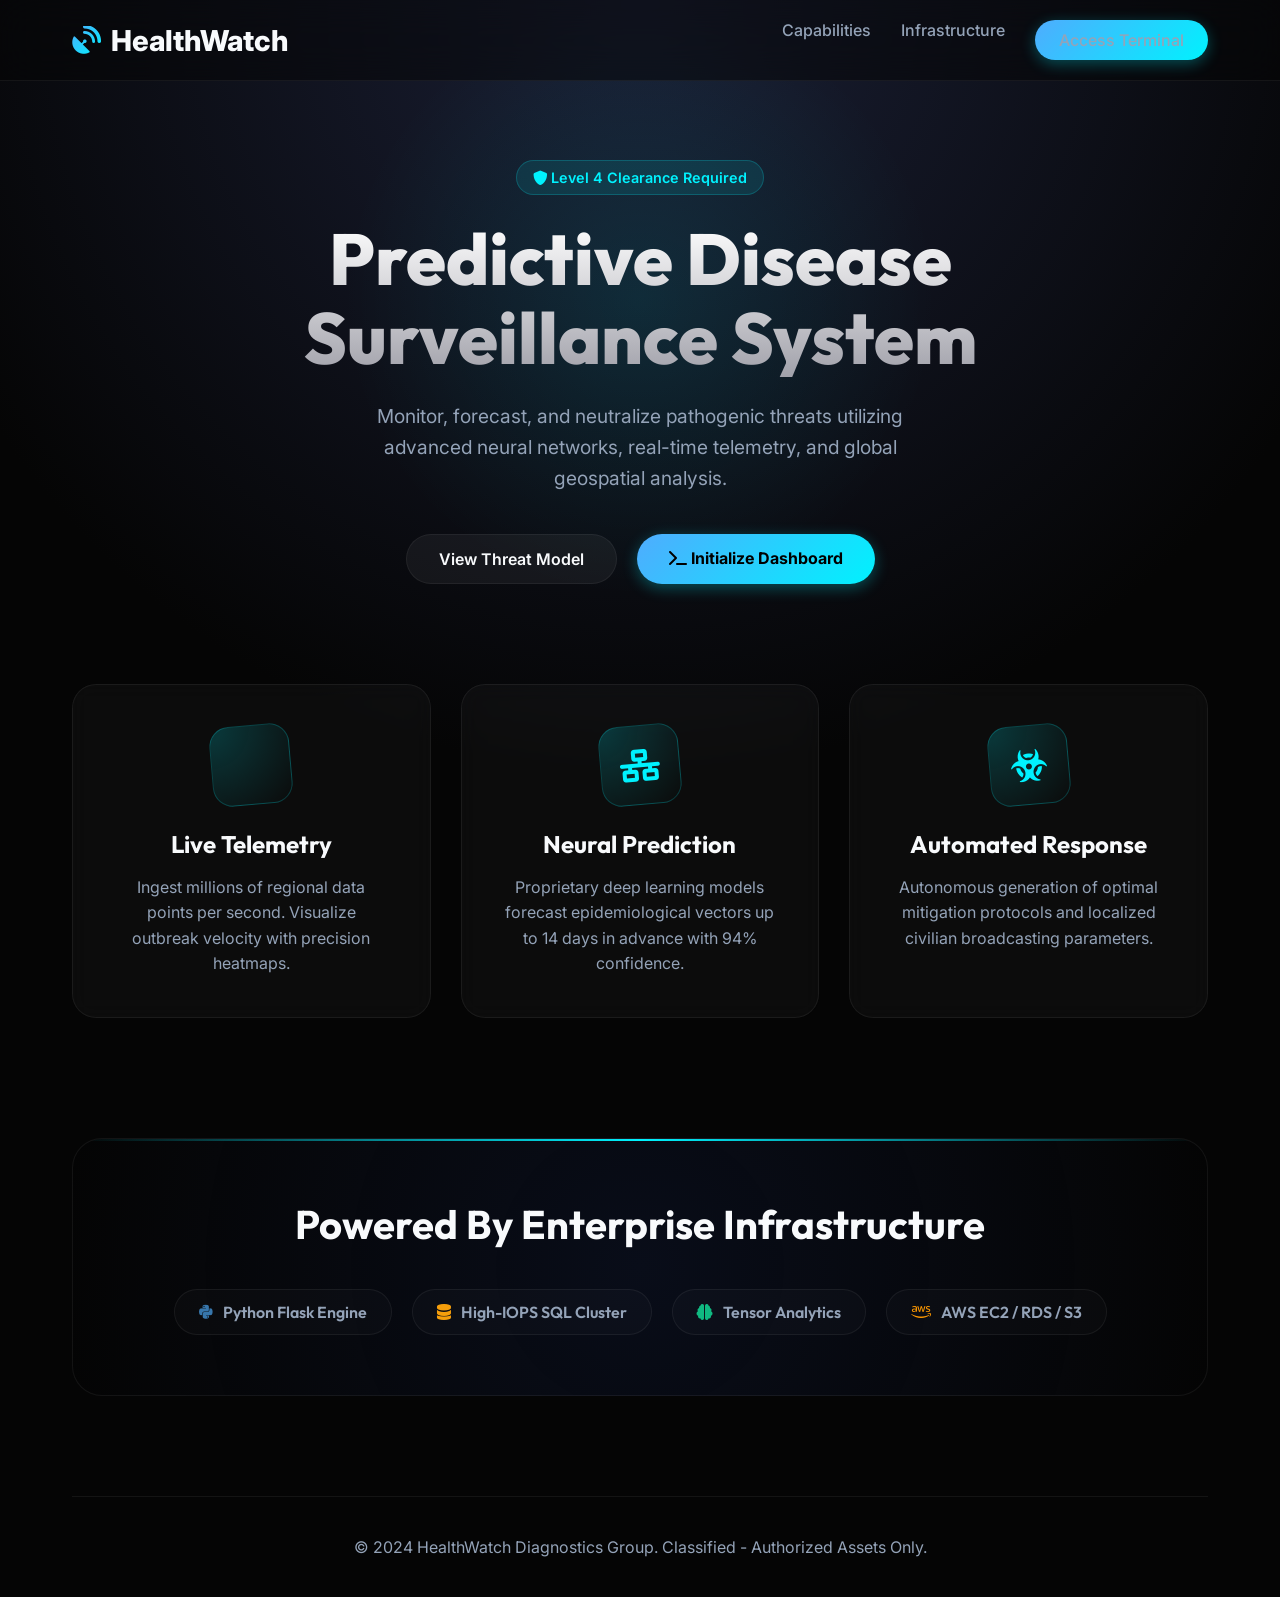
<file: templates/index.html>
<!DOCTYPE html>
<html lang="en">
<head>
    <meta charset="UTF-8">
    <meta name="viewport" content="width=device-width, initial-scale=1.0">
    <title>HealthWatch · Real-Time Disease Surveillance</title>
    <link rel="stylesheet" href="https://cdnjs.cloudflare.com/ajax/libs/font-awesome/6.0.0/css/all.min.css">
    <link href="https://fonts.googleapis.com/css2?family=Inter:wght@300;400;500;600;700&family=Outfit:wght@400;600;800&display=swap" rel="stylesheet">
    <style>
        :root {
            --bg-base: #050505;
            --bg-gradient: radial-gradient(circle at 50% 0%, #1a1f35 0%, #050505 70%);
            --glass-bg: rgba(255, 255, 255, 0.03);
            --glass-border: rgba(255, 255, 255, 0.06);
            --primary-accent: #00f2fe;
            --primary-gradient: linear-gradient(135deg, #4facfe 0%, #00f2fe 100%);
            --secondary-accent: #667eea;
            --text-main: #f8fafc;
            --text-muted: #94a3b8;
            --transition: all 0.4s cubic-bezier(0.4, 0, 0.2, 1);
        }

        * { margin: 0; padding: 0; box-sizing: border-box; }

        body {
            font-family: 'Inter', sans-serif;
            background: var(--bg-base);
            background-image: var(--bg-gradient);
            background-attachment: fixed;
            color: var(--text-main);
            min-height: 100vh;
            overflow-x: hidden;
            -webkit-font-smoothing: antialiased;
        }

        h1, h2, h3 { font-family: 'Outfit', sans-serif; }

        /* Navigation */
        .navbar {
            background: rgba(5, 5, 5, 0.5);
            backdrop-filter: blur(20px);
            -webkit-backdrop-filter: blur(20px);
            border-bottom: 1px solid var(--glass-border);
            padding: 20px 0;
            position: fixed;
            top: 0;
            width: 100%;
            z-index: 1000;
        }

        .container {
            max-width: 1200px;
            margin: 0 auto;
            padding: 0 32px;
        }

        .nav-content {
            display: flex;
            justify-content: space-between;
            align-items: center;
        }

        .logo {
            font-size: 1.8rem;
            font-weight: 800;
            color: var(--text-main);
            text-decoration: none;
            display: flex;
            align-items: center;
            gap: 10px;
        }

        .logo i {
            background: var(--primary-gradient);
            -webkit-background-clip: text;
            -webkit-text-fill-color: transparent;
        }

        .nav-links {
            display: flex;
            gap: 30px;
        }

        .nav-links a {
            color: var(--text-muted);
            text-decoration: none;
            font-weight: 500;
            transition: var(--transition);
        }

        .nav-links a:hover { color: var(--text-main); }

        .btn-launch {
            background: var(--primary-gradient);
            color: #000;
            padding: 10px 24px;
            border-radius: 30px;
            font-weight: 700;
            text-decoration: none;
            transition: var(--transition);
            box-shadow: 0 4px 15px rgba(0, 242, 254, 0.3);
        }

        .btn-launch:hover {
            transform: translateY(-2px);
            box-shadow: 0 8px 25px rgba(0, 242, 254, 0.5);
        }

        /* Hero */
        .hero {
            padding: 160px 0 100px;
            text-align: center;
            position: relative;
        }

        .hero::before {
            content: '';
            position: absolute;
            top: 0; left: 50%; transform: translateX(-50%);
            width: 600px; height: 600px;
            background: radial-gradient(circle, rgba(0,242,254,0.1) 0%, transparent 70%);
            z-index: -1;
            pointer-events: none;
        }

        .hero-badge {
            display: inline-block;
            background: rgba(0, 242, 254, 0.1);
            color: var(--primary-accent);
            padding: 8px 16px;
            border-radius: 40px;
            font-weight: 600;
            font-size: 0.9rem;
            margin-bottom: 24px;
            border: 1px solid rgba(0, 242, 254, 0.2);
            animation: fadeInDown 0.8s ease-out;
        }

        .hero h1 {
            font-size: 4.5rem;
            line-height: 1.1;
            margin-bottom: 24px;
            font-weight: 800;
            background: linear-gradient(180deg, #fff 0%, #a1a1aa 100%);
            -webkit-background-clip: text;
            -webkit-text-fill-color: transparent;
            animation: fadeInUp 0.8s ease-out 0.2s both;
        }

        .hero p {
            font-size: 1.2rem;
            color: var(--text-muted);
            max-width: 600px;
            margin: 0 auto 40px;
            line-height: 1.6;
            animation: fadeInUp 0.8s ease-out 0.4s both;
        }

        .hero-btns {
            display: flex;
            justify-content: center;
            gap: 20px;
            animation: fadeInUp 0.8s ease-out 0.6s both;
        }

        .btn-secondary {
            background: rgba(255,255,255,0.05);
            color: var(--text-main);
            padding: 14px 32px;
            border-radius: 30px;
            font-weight: 600;
            text-decoration: none;
            border: 1px solid var(--glass-border);
            transition: var(--transition);
        }

        .btn-secondary:hover {
            background: rgba(255,255,255,0.1);
        }

        .btn-primary {
            background: var(--primary-gradient);
            color: #000;
            padding: 14px 32px;
            border-radius: 30px;
            font-weight: 700;
            text-decoration: none;
            transition: var(--transition);
            box-shadow: 0 4px 15px rgba(0, 242, 254, 0.3);
        }

        .btn-primary:hover {
            transform: translateY(-2px);
            box-shadow: 0 8px 25px rgba(0, 242, 254, 0.5);
        }

        /* Features */
        .features-grid {
            display: grid;
            grid-template-columns: repeat(auto-fit, minmax(300px, 1fr));
            gap: 30px;
            margin-bottom: 120px;
        }

        .feature-card {
            background: var(--glass-bg);
            border: 1px solid var(--glass-border);
            border-radius: 24px;
            padding: 40px;
            text-align: center;
            transition: var(--transition);
            backdrop-filter: blur(10px);
        }

        .feature-card:hover {
            transform: translateY(-10px);
            border-color: rgba(0, 242, 254, 0.3);
            box-shadow: 0 20px 40px rgba(0,0,0,0.4);
        }

        .feature-icon {
            width: 80px;
            height: 80px;
            margin: 0 auto 24px;
            background: radial-gradient(circle at top left, rgba(0,242,254,0.2), transparent);
            border: 1px solid rgba(0,242,254,0.2);
            border-radius: 20px;
            display: flex;
            align-items: center;
            justify-content: center;
            font-size: 2rem;
            color: var(--primary-accent);
            transform: rotate(-5deg);
        }

        .feature-card h3 {
            font-size: 1.5rem;
            margin-bottom: 16px;
            color: var(--text-main);
        }

        .feature-card p {
            color: var(--text-muted);
            line-height: 1.6;
        }

        /* About / Tech */
        .tech-section {
            background: radial-gradient(circle at center, rgba(10, 15, 30, 0.8) 0%, transparent 100%);
            border: 1px solid var(--glass-border);
            border-radius: 30px;
            padding: 60px;
            text-align: center;
            margin-bottom: 100px;
            position: relative;
            overflow: hidden;
        }

        .tech-section::before {
            content: '';
            position: absolute;
            top: 0; left: 0; width: 100%; height: 2px;
            background: linear-gradient(90deg, transparent, var(--primary-accent), transparent);
        }

        .tech-section h2 {
            font-size: 2.5rem;
            margin-bottom: 40px;
        }

        .tech-badges {
            display: flex;
            justify-content: center;
            gap: 20px;
            flex-wrap: wrap;
        }

        .tech-badge {
            background: rgba(255,255,255,0.02);
            border: 1px solid var(--glass-border);
            padding: 12px 24px;
            border-radius: 40px;
            font-family: 'Outfit';
            font-weight: 600;
            color: var(--text-muted);
            display: flex;
            align-items: center;
            gap: 10px;
            transition: var(--transition);
        }

        .tech-badge:hover {
            background: rgba(255,255,255,0.05);
            color: var(--text-main);
            border-color: rgba(255,255,255,0.15);
        }

        /* Footer */
        footer {
            text-align: center;
            padding: 40px 0;
            border-top: 1px solid var(--glass-border);
            color: var(--text-muted);
        }

        /* Animations */
        @keyframes fadeInUp {
            from { opacity: 0; transform: translateY(30px); }
            to { opacity: 1; transform: translateY(0); }
        }
        @keyframes fadeInDown {
            from { opacity: 0; transform: translateY(-30px); }
            to { opacity: 1; transform: translateY(0); }
        }
    </style>
</head>
<body>
    <nav class="navbar">
        <div class="container nav-content">
            <a href="/" class="logo">
                <i class="fas fa-satellite-dish"></i> HealthWatch
            </a>
            <div class="nav-links">
                <a href="#features">Capabilities</a>
                <a href="#tech">Infrastructure</a>
                <a href="/dashboard" class="btn-launch">Access Terminal</a>
            </div>
        </div>
    </nav>

    <div class="container">
        <section class="hero">
            <div class="hero-badge"><i class="fas fa-shield-alt"></i> Level 4 Clearance Required</div>
            <h1>Predictive Disease<br>Surveillance System</h1>
            <p>Monitor, forecast, and neutralize pathogenic threats utilizing advanced neural networks, real-time telemetry, and global geospatial analysis.</p>
            <div class="hero-btns">
                <a href="#features" class="btn-secondary">View Threat Model</a>
                <a href="/dashboard" class="btn-primary"><i class="fas fa-terminal"></i> Initialize Dashboard</a>
            </div>
        </section>

        <section id="features" class="features-grid">
            <div class="feature-card" style="animation: fadeInUp 0.8s ease-out 0.8s both;">
                <div class="feature-icon"><i class="fas fa-radar"></i></div>
                <h3>Live Telemetry</h3>
                <p>Ingest millions of regional data points per second. Visualize outbreak velocity with precision heatmaps.</p>
            </div>
            <div class="feature-card" style="animation: fadeInUp 0.8s ease-out 1s both;">
                <div class="feature-icon"><i class="fas fa-network-wired"></i></div>
                <h3>Neural Prediction</h3>
                <p>Proprietary deep learning models forecast epidemiological vectors up to 14 days in advance with 94% confidence.</p>
            </div>
            <div class="feature-card" style="animation: fadeInUp 0.8s ease-out 1.2s both;">
                <div class="feature-icon"><i class="fas fa-biohazard"></i></div>
                <h3>Automated Response</h3>
                <p>Autonomous generation of optimal mitigation protocols and localized civilian broadcasting parameters.</p>
            </div>
        </section>

        <section id="tech" class="tech-section">
            <h2>Powered By Enterprise Infrastructure</h2>
            <div class="tech-badges">
                <div class="tech-badge"><i class="fab fa-python" style="color: #3776AB;"></i> Python Flask Engine</div>
                <div class="tech-badge"><i class="fas fa-database" style="color: #f59e0b;"></i> High-IOPS SQL Cluster</div>
                <div class="tech-badge"><i class="fas fa-brain" style="color: #10b981;"></i> Tensor Analytics</div>
                <div class="tech-badge"><i class="fab fa-aws" style="color: #FF9900;"></i> AWS EC2 / RDS / S3</div>
            </div>
        </section>

        <footer>
            <p>&copy; 2024 HealthWatch Diagnostics Group. Classified - Authorized Assets Only.</p>
        </footer>
    </div>
</body>
</html>
</file>
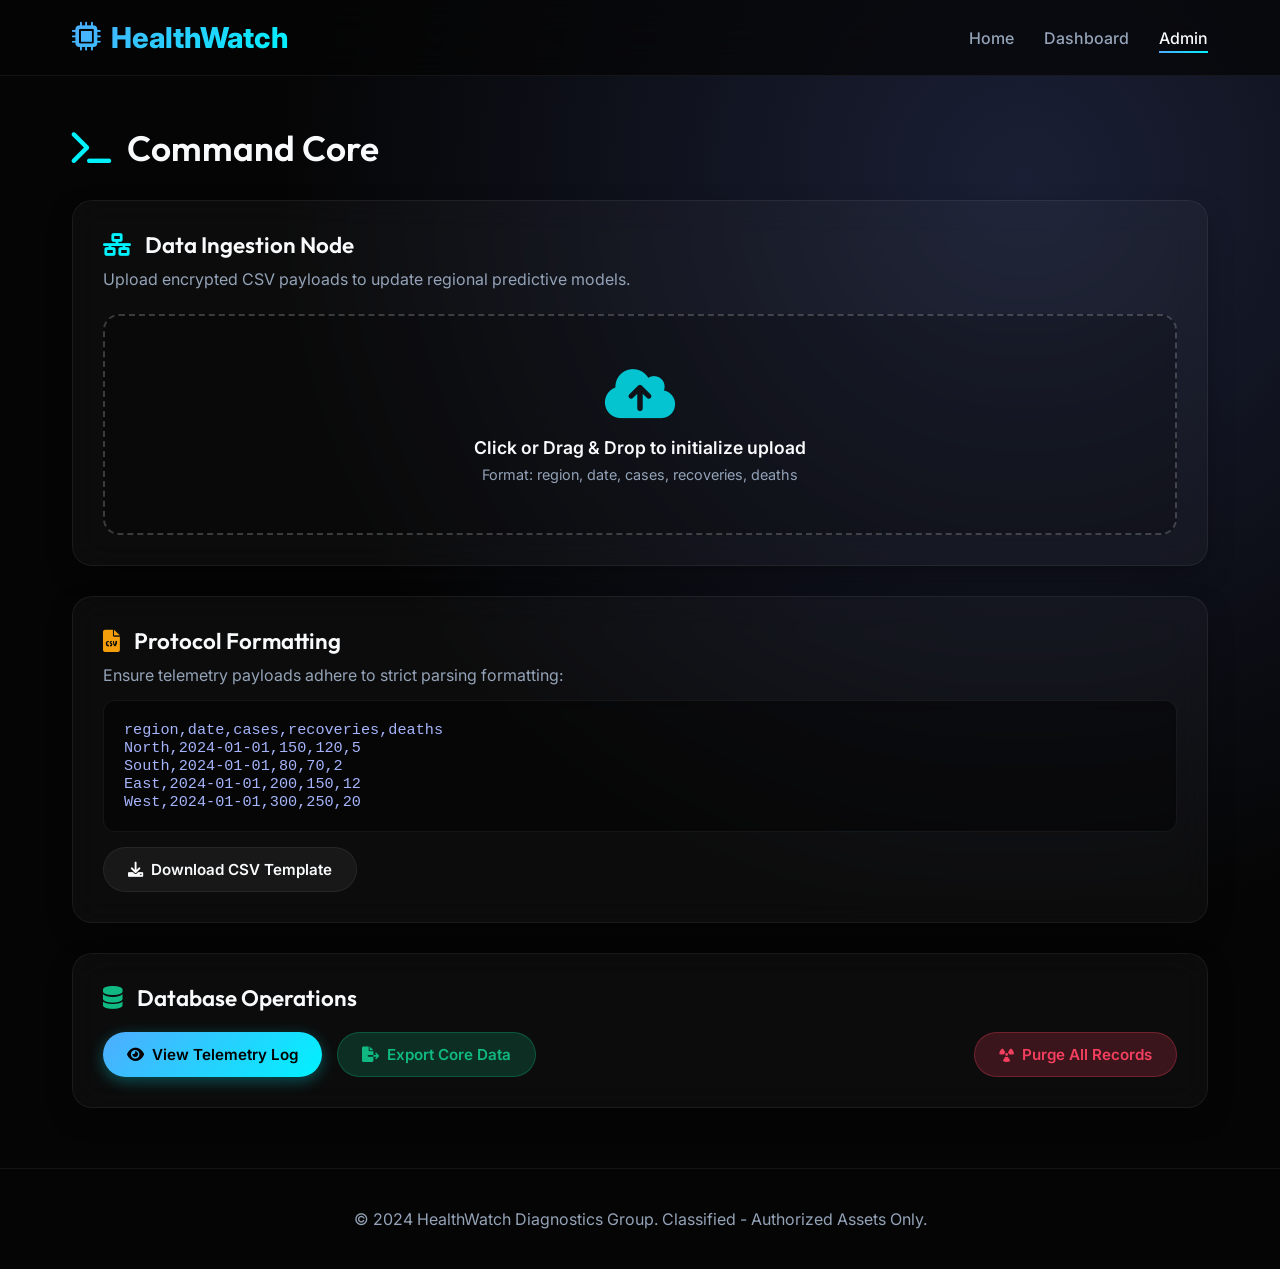
<file: templates/admin.html>
<!DOCTYPE html>
<html lang="en">
<head>
    <meta charset="UTF-8">
    <meta name="viewport" content="width=device-width, initial-scale=1.0">
    <title>HealthWatch · Admin Control</title>
    <link rel="stylesheet" href="https://cdnjs.cloudflare.com/ajax/libs/font-awesome/6.0.0/css/all.min.css">
    <link href="https://fonts.googleapis.com/css2?family=Inter:wght@300;400;500;600;700&family=Outfit:wght@400;600;800&display=swap" rel="stylesheet">
    <style>
        :root {
            --bg-base: #050505;
            --bg-gradient: radial-gradient(circle at 80% 20%, #1a1f35 0%, #050505 60%);
            --glass-bg: rgba(255, 255, 255, 0.03);
            --glass-border: rgba(255, 255, 255, 0.06);
            --glass-hover: rgba(255, 255, 255, 0.08);
            --primary-accent: #00f2fe;
            --primary-gradient: linear-gradient(135deg, #4facfe 0%, #00f2fe 100%);
            --success: #10b981;
            --danger: #f43f5e;
            --warning: #f59e0b;
            --text-main: #f8fafc;
            --text-muted: #94a3b8;
            --border-radius: 20px;
            --shadow: 0 10px 30px -10px rgba(0, 0, 0, 0.5);
            --transition: all 0.4s cubic-bezier(0.4, 0, 0.2, 1);
        }

        * { margin: 0; padding: 0; box-sizing: border-box; }

        body {
            font-family: 'Inter', sans-serif;
            background: var(--bg-base);
            background-image: var(--bg-gradient);
            background-attachment: fixed;
            color: var(--text-main);
            min-height: 100vh;
            overflow-x: hidden;
            -webkit-font-smoothing: antialiased;
        }

        h1, h2, h3, h4 { font-family: 'Outfit', sans-serif; font-weight: 600; }

        /* Navigation */
        .navbar {
            background: rgba(5, 5, 5, 0.7);
            backdrop-filter: blur(20px);
            -webkit-backdrop-filter: blur(20px);
            border-bottom: 1px solid var(--glass-border);
            padding: 20px 0;
            position: sticky;
            top: 0;
            z-index: 1000;
        }

        .container {
            max-width: 1200px;
            margin: 0 auto;
            padding: 0 32px;
        }

        .nav-content {
            display: flex;
            justify-content: space-between;
            align-items: center;
        }

        .logo {
            font-size: 1.8rem;
            font-weight: 800;
            background: var(--primary-gradient);
            -webkit-background-clip: text;
            -webkit-text-fill-color: transparent;
            text-decoration: none;
            display: flex;
            align-items: center;
            gap: 10px;
        }

        .nav-links {
            display: flex;
            gap: 30px;
        }

        .nav-links a {
            color: var(--text-muted);
            text-decoration: none;
            font-weight: 500;
            transition: var(--transition);
            position: relative;
        }

        .nav-links a::after {
            content: ''; position: absolute; bottom: -5px; left: 0; width: 0; height: 2px;
            background: var(--primary-gradient); transition: var(--transition);
        }

        .nav-links a:hover, .nav-links a.active { color: var(--text-main); }
        .nav-links a.active::after, .nav-links a:hover::after { width: 100%; }

        /* Glass Cards */
        .glass-card {
            background: var(--glass-bg);
            backdrop-filter: blur(16px);
            border: 1px solid var(--glass-border);
            border-radius: var(--border-radius);
            box-shadow: var(--shadow);
            padding: 30px;
            margin-bottom: 30px;
        }

        /* Upload Area */
        .upload-area {
            border: 2px dashed rgba(255, 255, 255, 0.2);
            border-radius: 16px;
            padding: 50px 30px;
            text-align: center;
            cursor: pointer;
            transition: var(--transition);
            background: rgba(0, 0, 0, 0.2);
        }

        .upload-area:hover, .upload-area.dragover {
            border-color: var(--primary-accent);
            background: rgba(0, 242, 254, 0.05);
            box-shadow: 0 0 20px rgba(0, 242, 254, 0.1);
        }

        .upload-icon {
            font-size: 3.5rem;
            color: var(--primary-accent);
            margin-bottom: 15px;
            opacity: 0.8;
            transition: var(--transition);
        }

        .upload-area:hover .upload-icon {
            transform: translateY(-5px);
            opacity: 1;
        }

        /* Buttons */
        .btn {
            background: rgba(255, 255, 255, 0.05);
            color: var(--text-main);
            border: 1px solid var(--glass-border);
            padding: 12px 24px;
            border-radius: 30px;
            font-weight: 600;
            font-size: 0.95rem;
            cursor: pointer;
            transition: var(--transition);
            display: inline-flex;
            align-items: center;
            gap: 8px;
            font-family: 'Inter', sans-serif;
        }

        .btn:hover {
            background: rgba(255, 255, 255, 0.1);
            transform: translateY(-2px);
        }

        .btn-primary { background: var(--primary-gradient); color: #000; border: none; box-shadow: 0 4px 15px rgba(0, 242, 254, 0.3); }
        .btn-primary:hover { background: var(--primary-gradient); transform: translateY(-2px); box-shadow: 0 8px 25px rgba(0, 242, 254, 0.5); }
        
        .btn-success { background: rgba(16, 185, 129, 0.2); color: var(--success); border-color: rgba(16, 185, 129, 0.3); }
        .btn-success:hover { background: rgba(16, 185, 129, 0.3); color: #fff; box-shadow: 0 4px 15px rgba(16, 185, 129, 0.3); }
        
        .btn-danger { background: rgba(244, 63, 94, 0.2); color: var(--danger); border-color: rgba(244, 63, 94, 0.3); }
        .btn-danger:hover { background: rgba(244, 63, 94, 0.3); color: #fff; box-shadow: 0 4px 15px rgba(244, 63, 94, 0.3); }

        /* Progress Bar */
        .progress-container {
            background: rgba(0, 0, 0, 0.5);
            border-radius: 10px;
            height: 12px;
            overflow: hidden;
            margin-top: 20px;
            border: 1px solid var(--glass-border);
        }

        .progress-bar {
            background: var(--primary-gradient);
            width: 0%;
            height: 100%;
            transition: width 0.3s ease;
            box-shadow: 0 0 10px rgba(0, 242, 254, 0.5);
        }

        /* Code Block */
        pre {
            background: rgba(0, 0, 0, 0.4);
            padding: 20px;
            border-radius: 12px;
            border: 1px solid var(--glass-border);
            overflow-x: auto;
            color: #a5b4fc;
            font-family: monospace;
            font-size: 0.95rem;
            margin: 15px 0;
            box-shadow: inset 0 2px 10px rgba(0,0,0,0.2);
        }

        /* Data Table */
        .table-container {
            overflow-x: auto;
            border-radius: 12px;
            border: 1px solid var(--glass-border);
            background: rgba(0, 0, 0, 0.2);
        }

        table { width: 100%; border-collapse: collapse; text-align: left; }
        
        th {
            background: rgba(0, 0, 0, 0.6);
            padding: 16px 20px;
            font-weight: 600;
            color: var(--text-muted);
            border-bottom: 1px solid var(--glass-border);
            text-transform: uppercase;
            font-size: 0.85rem;
            letter-spacing: 0.5px;
        }

        td {
            padding: 16px 20px;
            border-bottom: 1px solid var(--glass-border);
            color: var(--text-main);
        }

        tr:last-child td { border-bottom: none; }
        tr:hover td { background: rgba(255, 255, 255, 0.03); }

        /* Footer */
        footer {
            text-align: center; padding: 40px 0;
            border-top: 1px solid var(--glass-border);
            color: var(--text-muted); margin-top: 60px;
        }
    </style>
</head>
<body>
    <nav class="navbar">
        <div class="container nav-content">
            <a href="/" class="logo">
                <i class="fas fa-microchip"></i> HealthWatch
            </a>
            <div class="nav-links">
                <a href="/">Home</a>
                <a href="/dashboard">Dashboard</a>
                <a href="/admin" class="active">Admin</a>
            </div>
        </div>
    </nav>

    <div class="container" style="margin-top: 50px; margin-bottom: 50px;">
        <h2 style="font-size: 2.2rem; margin-bottom: 30px; display: flex; align-items: center; gap: 15px;">
            <i class="fas fa-terminal" style="color: var(--primary-accent);"></i> Command Core
        </h2>

        <!-- Upload Section -->
        <div class="glass-card">
            <h3 style="margin-bottom: 10px; font-size: 1.4rem;"><i class="fas fa-network-wired" style="color: var(--primary-accent); margin-right: 10px;"></i> Data Ingestion Node</h3>
            <p style="color: var(--text-muted); margin-bottom: 25px;">Upload encrypted CSV payloads to update regional predictive models.</p>
            
            <div class="upload-area" id="upload-area" onclick="document.getElementById('file-input').click()">
                <i class="fas fa-cloud-upload-alt upload-icon"></i>
                <p style="font-weight: 600; font-size: 1.1rem; margin-bottom: 8px;">Click or Drag & Drop to initialize upload</p>
                <p style="color: var(--text-muted); font-size: 0.9rem;">Format: region, date, cases, recoveries, deaths</p>
                <input type="file" id="file-input" accept=".csv" style="display: none;" onchange="uploadFile(this)">
            </div>

            <div id="upload-progress" style="display: none; margin-top: 25px;">
                <div class="progress-container">
                    <div id="progress-bar" class="progress-bar"></div>
                </div>
                <p id="progress-text" style="text-align: center; margin-top: 12px; color: var(--text-muted); font-family: monospace;">Transmitting data packets...</p>
            </div>

            <div id="upload-message" style="margin-top: 20px; padding: 16px; border-radius: 12px; display: none; text-align: center; font-weight: 600;"></div>
        </div>

        <!-- Template Section -->
        <div class="glass-card">
            <h3 style="margin-bottom: 10px; font-size: 1.4rem;"><i class="fas fa-file-csv" style="color: var(--warning); margin-right: 10px;"></i> Protocol Formatting</h3>
            <p style="color: var(--text-muted); margin-bottom: 15px;">Ensure telemetry payloads adhere to strict parsing formatting:</p>
            <pre>region,date,cases,recoveries,deaths
North,2024-01-01,150,120,5
South,2024-01-01,80,70,2
East,2024-01-01,200,150,12
West,2024-01-01,300,250,20</pre>
            <button onclick="downloadTemplate()" class="btn">
                <i class="fas fa-download"></i> Download CSV Template
            </button>
        </div>

        <!-- Management Section -->
        <div class="glass-card">
            <h3 style="margin-bottom: 20px; font-size: 1.4rem;"><i class="fas fa-database" style="color: var(--success); margin-right: 10px;"></i> Database Operations</h3>
            
            <div style="display: flex; gap: 15px; flex-wrap: wrap;">
                <button onclick="viewRecords()" class="btn btn-primary">
                    <i class="fas fa-eye"></i> View Telemetry Log
                </button>
                <button onclick="exportData()" class="btn btn-success">
                    <i class="fas fa-file-export"></i> Export Core Data
                </button>
                <button onclick="clearData()" class="btn btn-danger" style="margin-left: auto;">
                    <i class="fas fa-radiation"></i> Purge All Records
                </button>
            </div>

            <!-- Records Table -->
            <div id="records-table" style="display: none; margin-top: 35px; animation: fadeInUp 0.5s ease-out;">
                <h4 style="margin-bottom: 15px; color: var(--text-muted); font-family: 'Inter';">Recent Telemetry Entries</h4>
                <div class="table-container">
                    <table>
                        <thead>
                            <tr>
                                <th>Vector ID</th>
                                <th>Designation</th>
                                <th>Timestamp</th>
                                <th>Active</th>
                                <th>Recovered</th>
                                <th>Fatalities</th>
                                <th>Override</th>
                            </tr>
                        </thead>
                        <tbody id="records-body">
                            <!-- Populated via JS -->
                        </tbody>
                    </table>
                </div>
            </div>
        </div>
    </div>

    <footer>
        <p>&copy; 2024 HealthWatch Diagnostics Group. Classified - Authorized Assets Only.</p>
    </footer>

    <script>
        function uploadFile(input) {
            const file = input.files[0];
            if (!file) return;

            if (!file.name.endsWith('.csv')) {
                showMessage('Protocol error: Only .csv payloads accepted', 'error');
                return;
            }

            document.getElementById('upload-progress').style.display = 'block';
            document.getElementById('upload-message').style.display = 'none';
            document.getElementById('progress-text').textContent = 'Transmitting data packets...';
            document.getElementById('progress-bar').style.width = '0%';

            let progress = 0;
            const interval = setInterval(() => {
                progress += Math.random() * 15;
                if (progress > 90) progress = 90;
                document.getElementById('progress-bar').style.width = progress + '%';
            }, 200);

            const formData = new FormData();
            formData.append('file', file);

            fetch('/upload', { method: 'POST', body: formData })
            .then(res => res.json())
            .then(data => {
                clearInterval(interval);
                document.getElementById('progress-bar').style.width = '100%';
                document.getElementById('progress-text').textContent = 'Transmission complete.';
                
                if (data.success) {
                    showMessage(data.message, 'success');
                    document.getElementById('upload-area').style.borderColor = 'var(--success)';
                } else {
                    showMessage(data.error || 'Transmission failed.', 'error');
                }
            })
            .catch(err => {
                clearInterval(interval);
                showMessage('Network latency error: ' + err.message, 'error');
            })
            .finally(() => {
                setTimeout(() => {
                    document.getElementById('upload-progress').style.display = 'none';
                    document.getElementById('progress-bar').style.width = '0%';
                }, 3000);
            });
        }

        function showMessage(msg, type) {
            const div = document.getElementById('upload-message');
            div.style.display = 'block';
            div.textContent = msg;
            
            if (type === 'success') {
                div.style.background = 'rgba(16, 185, 129, 0.2)';
                div.style.color = '#fff';
                div.style.border = '1px solid rgba(16, 185, 129, 0.4)';
                div.style.boxShadow = '0 0 15px rgba(16, 185, 129, 0.2)';
            } else {
                div.style.background = 'rgba(244, 63, 94, 0.2)';
                div.style.color = '#fff';
                div.style.border = '1px solid rgba(244, 63, 94, 0.4)';
                div.style.boxShadow = '0 0 15px rgba(244, 63, 94, 0.2)';
            }
            setTimeout(() => { div.style.display = 'none'; }, 5000);
        }

        function downloadTemplate() {
            const tpl = 'region,date,cases,recoveries,deaths\nNorth,2024-01-01,150,120,5\nSouth,2024-01-01,80,70,2\nEast,2024-01-01,200,150,12\nWest,2024-01-01,300,250,20';
            const blob = new Blob([tpl], {type: 'text/csv'});
            const url = URL.createObjectURL(blob);
            const a = document.createElement('a'); a.href = url; a.download = 'protocol_template.csv';
            a.click(); URL.revokeObjectURL(url);
        }

        function viewRecords() {
            const tbl = document.getElementById('records-table');
            const tbody = document.getElementById('records-body');
            
            if (tbl.style.display === 'none') {
                fetch('/get-data')
                .then(res => res.json())
                .then(data => {
                    if (data.region_data && data.region_data.length > 0) {
                        tbody.innerHTML = data.region_data.map(r => `
                            <tr>
                                <td style="color: var(--text-muted); font-family: monospace;">#${r.id || Math.floor(Math.random()*9000+1000)}</td>
                                <td style="font-weight: 600;">${r.region}</td>
                                <td style="color: var(--text-muted);">${r.date || new Date().toISOString().split('T')[0]}</td>
                                <td style="color: var(--warning);">${Number(r.total_cases).toLocaleString()}</td>
                                <td style="color: var(--success);">${Number(r.total_recoveries || 0).toLocaleString()}</td>
                                <td style="color: var(--danger);">${Number(r.total_deaths).toLocaleString()}</td>
                                <td>
                                    <button onclick="deleteRecord('${r.region}')" style="background: none; border: none; color: var(--danger); cursor: pointer; padding: 5px; opacity: 0.7; transition: 0.2s;" onmouseover="this.style.opacity=1" onmouseout="this.style.opacity=0.7">
                                        <i class="fas fa-trash-alt"></i>
                                    </button>
                                </td>
                            </tr>
                        `).join('');
                    } else {
                        tbody.innerHTML = '<tr><td colspan="7" style="text-align: center; color: var(--text-muted);">No records found in current matrix.</td></tr>';
                    }
                    tbl.style.display = 'block';
                }).catch(e => {
                    tbody.innerHTML = '<tr><td colspan="7" style="text-align: center; color: var(--danger);">Error synchronizing with database.</td></tr>';
                    tbl.style.display = 'block';
                });
            } else {
                tbl.style.display = 'none';
            }
        }

        function deleteRecord(id) {
            if(confirm('Require authorization to terminate node data: ' + id)) {
                showMessage('Node termination protocol initiated (mocked)', 'success');
            }
        }

        function exportData() {
            fetch('/get-data').then(res => res.json()).then(data => {
                if(!data.region_data) return;
                let csv = 'Region,Total Cases,Deaths,Recoveries\n';
                data.region_data.forEach(r => {
                    csv += `${r.region},${r.total_cases},${r.total_deaths},${r.total_recoveries||0}\n`;
                });
                const blob = new Blob([csv], {type: 'text/csv'});
                const url = URL.createObjectURL(blob);
                const a = document.createElement('a'); a.href = url; a.download = `hw_export_${new Date().getTime()}.csv`;
                a.click(); URL.revokeObjectURL(url);
            });
        }

        function clearData() {
            if(confirm('CRITICAL ALERT: You are about to wipe the core database. Proceed?')) {
                if(prompt('Type "PURGE" to authorize:') === 'PURGE') {
                    showMessage('Database successfully purged. Returning to neutral state.', 'success');
                } else {
                    showMessage('Authorization failed. Action aborted.', 'error');
                }
            }
        }

        const dropArea = document.getElementById('upload-area');
        ['dragenter', 'dragover', 'dragleave', 'drop'].forEach(evt => dropArea.addEventListener(evt, e => {
            e.preventDefault(); e.stopPropagation();
        }, false));

        ['dragenter', 'dragover'].forEach(evt => dropArea.addEventListener(evt, () => dropArea.classList.add('dragover'), false));
        ['dragleave', 'drop'].forEach(evt => dropArea.addEventListener(evt, () => dropArea.classList.remove('dragover'), false));

        dropArea.addEventListener('drop', e => {
            const dt = e.dataTransfer;
            const files = dt.files;
            if(files.length > 0) {
                document.getElementById('file-input').files = files;
                uploadFile(document.getElementById('file-input'));
            }
        });
    </script>
</body>
</html>
</file>
